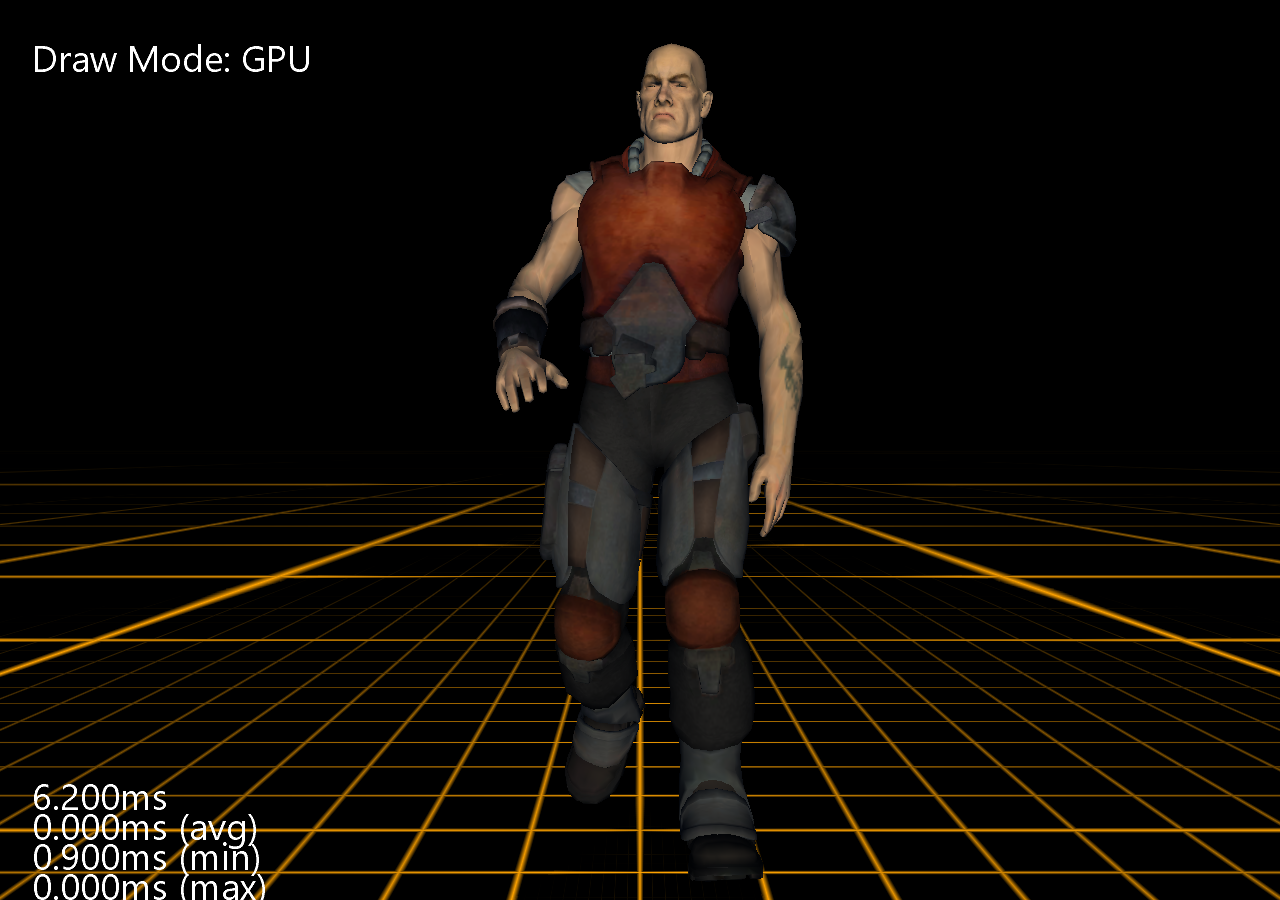
<file: docs/wasm/Animation/index.html>
﻿<!DOCTYPE html>
<html>

<head>
    <meta charset="utf-8" />
    <meta name="viewport" content="width=device-width, initial-scale=1.0, maximum-scale=1.0, user-scalable=no" />
    <title>Animation</title>
    <base href="./" />
    <link href="css/bootstrap/bootstrap.min.css" rel="stylesheet" />
    <link href="css/app.css" rel="stylesheet" />
    <link href="Animation.styles.css" rel="stylesheet" />
    <link rel="icon" type="image/x-icon" href="favicon.ico">
    
    <meta name="twitter:card" content="summary_large_image">
    <meta name="twitter:title" content="Animation Sample">
    <meta name="twitter:image" content="https://nkast.github.io/Aether.Extras/wasm/Animation/screenshot.png">
</head>

<body>

    <div id="app">
        <div id="loading" style="display: table-cell; margin: auto; width:100vw; height:100vh; vertical-align: middle; background: #ffcc10;">
            <div style="display: block; margin: auto; width: 9em; color: white;font-family: 'Segoe UI', sans-serif;">
                <div style="text-align: center; font-size: 0.85em;">Made with<br/><a href="https://github.com/kniEngine/kni"><img src="kni.png" border="0" alt="Kni"></a></div>
                <div style="text-align: center; font-size: 1.8em;">loading&nbsp;<marquee style="width:0.9em; vertical-align: bottom;">.&nbsp;.&nbsp;.&nbsp;&nbsp;&nbsp;</marquee></div>
            </div>
        </div>
    </div>

    <div id="blazor-error-ui">
        An unhandled error has occurred.
        <a href="" class="reload">Reload</a>
        <a class="dismiss">x</a>
    </div>

    <script src="_framework/blazor.webassembly.js" autostart="false"></script>
    <script type="module">
        import { BrotliDecode } from './js/decode.min.js';
        // Set this to enable Brotli (.br) decompression on static webServers
        // that don't support content compression and http://.
        var enableBrotliDecompression = true;
        Blazor.start({
            loadBootResource: function (type, name, defaultUri, integrity)
            {
                if (enableBrotliDecompression === true && type !== 'dotnetjs' && location.hostname !== 'localhost')
                {
                    return (async function()
                    {
                        const response = await fetch(defaultUri + '.br', { cache: 'no-cache' });
                        if (!response.ok)
                            throw new Error(response.statusText);
                        const originalResponseBuffer = await response.arrayBuffer();
                        const originalResponseArray = new Int8Array(originalResponseBuffer);
                        const contentType = (type === 'dotnetwasm')
                                          ? 'application/wasm'
                                          : 'application/octet-stream';
                        const decompressedResponseArray = BrotliDecode(originalResponseArray);
                        return new Response(decompressedResponseArray,
                                            { headers: { 'content-type': contentType }
                                   });
                    })();
                }
            }
        });
    </script>

    <script src="_content/nkast.Wasm.Dom/js/JSObject.8.0.2.js"></script>
    <script src="_content/nkast.Wasm.Dom/js/Window.8.0.2.js"></script>
    <script src="_content/nkast.Wasm.Dom/js/Document.8.0.2.js"></script>
    <script src="_content/nkast.Wasm.Dom/js/Navigator.8.0.2.js"></script>
    <script src="_content/nkast.Wasm.Dom/js/Gamepad.8.0.2.js"></script>
    <script src="_content/nkast.Wasm.Dom/js/Media.8.0.2.js"></script>
    <script src="_content/nkast.Wasm.XHR/js/XHR.8.0.2.js"></script>
    <script src="_content/nkast.Wasm.Canvas/js/Canvas.8.0.2.js"></script>
    <script src="_content/nkast.Wasm.Canvas/js/CanvasGLContext.8.0.2.js"></script>
    <script src="_content/nkast.Wasm.Audio/js/Audio.8.0.2.js"></script>

    <script>
        function tickJS()
        {
            window.theInstance.invokeMethod('TickDotNet');
            window.requestAnimationFrame(tickJS);
        }

        window.initRenderJS = (instance) =>
        {
            window.theInstance = instance;

            // set initial canvas size
            var canvas = document.getElementById('theCanvas');
            var holder = document.getElementById('canvasHolder');
            canvas.width = holder.clientWidth;
            canvas.height = holder.clientHeight;
            // disable context menu on right click
            canvas.addEventListener("contextmenu", e => e.preventDefault());
            
            // begin game loop
            window.requestAnimationFrame(tickJS);
        };

        window.onkeydown = function(event)
        {
            // Prevent Arrows Keys and Spacebar scrolling the outer page
            // when running inside an iframe. e.g: itch.io embedding.
            if ([32, 37, 38, 39, 40].indexOf(event.keyCode) > -1)
                event.preventDefault();
        };
        window.onmousewheel = function(event)
        {
            // Prevent Mousewheel scrolling the outer page
            // when running inside an iframe. e.g: itch.io embedding.
            event.preventDefault();
        };
    </script>
</body>

</html>
</file>
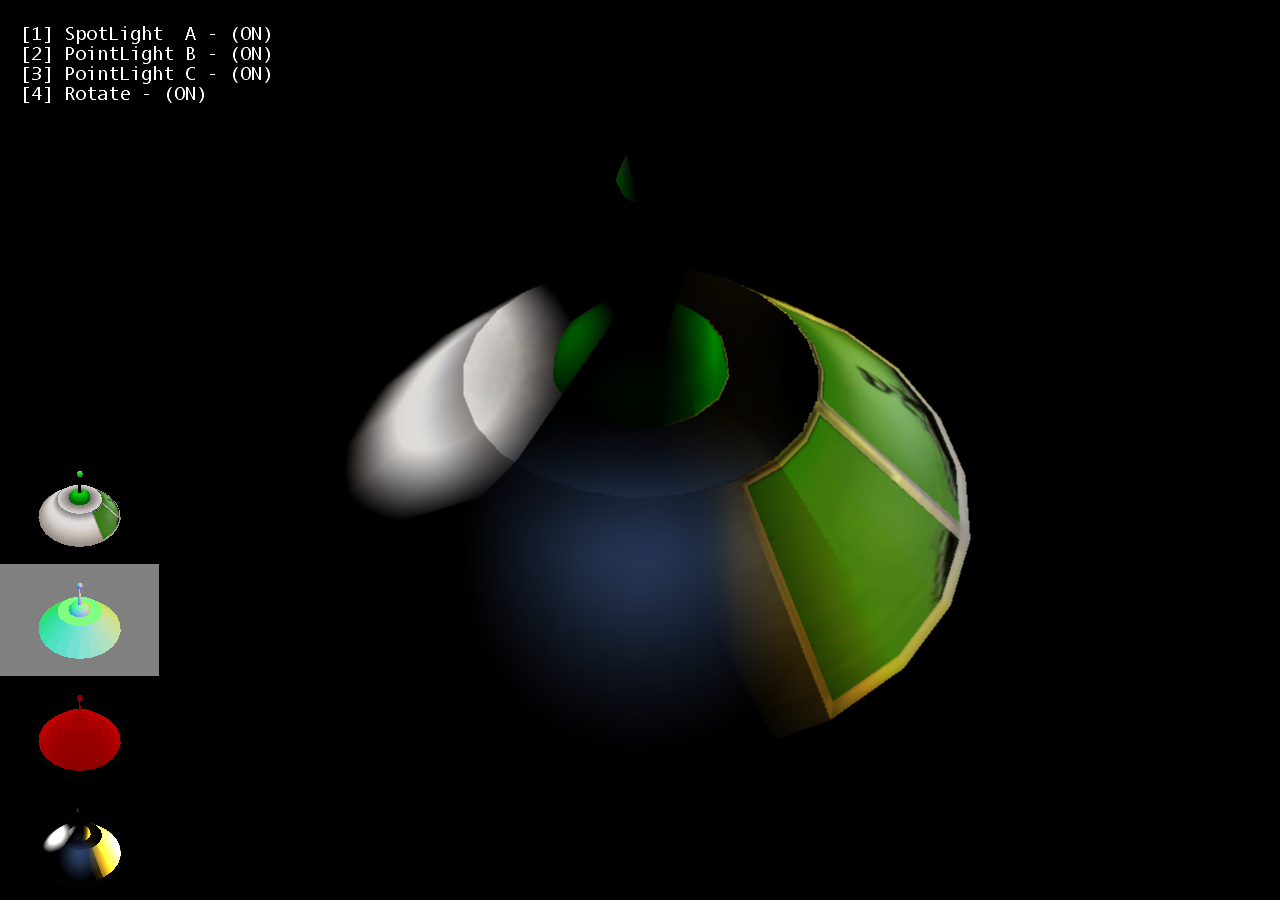
<file: docs/wasm/Deferred/index.html>
﻿<!DOCTYPE html>
<html>

<head>
    <meta charset="utf-8" />
    <meta name="viewport" content="width=device-width, initial-scale=1.0, maximum-scale=1.0, user-scalable=no" />
    <title>Deferred</title>
    <base href="./" />
    <link href="css/bootstrap/bootstrap.min.css" rel="stylesheet" />
    <link href="css/app.css" rel="stylesheet" />
    <link href="Deferred.styles.css" rel="stylesheet" />
    <link rel="icon" type="image/x-icon" href="favicon.ico">
    
    <meta name="twitter:card" content="summary_large_image">
    <meta name="twitter:title" content="Deferred Sample">
    <meta name="twitter:image" content="https://nkast.github.io/Aether.Extras/wasm/Deferred/screenshot.png">
</head>

<body>

    <div id="app">
        <div id="loading" style="display: table-cell; margin: auto; width:100vw; height:100vh; vertical-align: middle; background: #ffcc10;">
            <div style="display: block; margin: auto; width: 9em; color: white;font-family: 'Segoe UI', sans-serif;">
                <div style="text-align: center; font-size: 0.85em;">Made with<br/><a href="https://github.com/kniEngine/kni"><img src="kni.png" border="0" alt="Kni"></a></div>
                <div style="text-align: center; font-size: 1.8em;">loading&nbsp;<marquee style="width:0.9em; vertical-align: bottom;">.&nbsp;.&nbsp;.&nbsp;&nbsp;&nbsp;</marquee></div>
            </div>
        </div>
    </div>

    <div id="blazor-error-ui">
        An unhandled error has occurred.
        <a href="" class="reload">Reload</a>
        <a class="dismiss">x</a>
    </div>

    <script src="_framework/blazor.webassembly.js" autostart="false"></script>
    <script type="module">
        import { BrotliDecode } from './js/decode.min.js';
        // Set this to enable Brotli (.br) decompression on static webServers
        // that don't support content compression and http://.
        var enableBrotliDecompression = true;
        Blazor.start({
            loadBootResource: function (type, name, defaultUri, integrity)
            {
                if (enableBrotliDecompression === true && type !== 'dotnetjs' && location.hostname !== 'localhost')
                {
                    return (async function()
                    {
                        const response = await fetch(defaultUri + '.br', { cache: 'no-cache' });
                        if (!response.ok)
                            throw new Error(response.statusText);
                        const originalResponseBuffer = await response.arrayBuffer();
                        const originalResponseArray = new Int8Array(originalResponseBuffer);
                        const contentType = (type === 'dotnetwasm')
                                          ? 'application/wasm'
                                          : 'application/octet-stream';
                        const decompressedResponseArray = BrotliDecode(originalResponseArray);
                        return new Response(decompressedResponseArray,
                                            { headers: { 'content-type': contentType }
                                   });
                    })();
                }
            }
        });
    </script>

    <script src="_content/nkast.Wasm.Dom/js/JSObject.8.0.2.js"></script>
    <script src="_content/nkast.Wasm.Dom/js/Window.8.0.2.js"></script>
    <script src="_content/nkast.Wasm.Dom/js/Document.8.0.2.js"></script>
    <script src="_content/nkast.Wasm.Dom/js/Navigator.8.0.2.js"></script>
    <script src="_content/nkast.Wasm.Dom/js/Gamepad.8.0.2.js"></script>
    <script src="_content/nkast.Wasm.Dom/js/Media.8.0.2.js"></script>
    <script src="_content/nkast.Wasm.XHR/js/XHR.8.0.2.js"></script>
    <script src="_content/nkast.Wasm.Canvas/js/Canvas.8.0.2.js"></script>
    <script src="_content/nkast.Wasm.Canvas/js/CanvasGLContext.8.0.2.js"></script>
    <script src="_content/nkast.Wasm.Audio/js/Audio.8.0.2.js"></script>

    <script>
        function tickJS()
        {
            window.theInstance.invokeMethod('TickDotNet');
            window.requestAnimationFrame(tickJS);
        }

        window.initRenderJS = (instance) =>
        {
            window.theInstance = instance;

            // set initial canvas size
            var canvas = document.getElementById('theCanvas');
            var holder = document.getElementById('canvasHolder');
            canvas.width = holder.clientWidth;
            canvas.height = holder.clientHeight;
            // disable context menu on right click
            canvas.addEventListener("contextmenu", e => e.preventDefault());
            
            // begin game loop
            window.requestAnimationFrame(tickJS);
        };

        window.onkeydown = function(event)
        {
            // Prevent Arrows Keys and Spacebar scrolling the outer page
            // when running inside an iframe. e.g: itch.io embedding.
            if ([32, 37, 38, 39, 40].indexOf(event.keyCode) > -1)
                event.preventDefault();
        };
        window.onmousewheel = function(event)
        {
            // Prevent Mousewheel scrolling the outer page
            // when running inside an iframe. e.g: itch.io embedding.
            event.preventDefault();
        };
    </script>
</body>

</html>
</file>
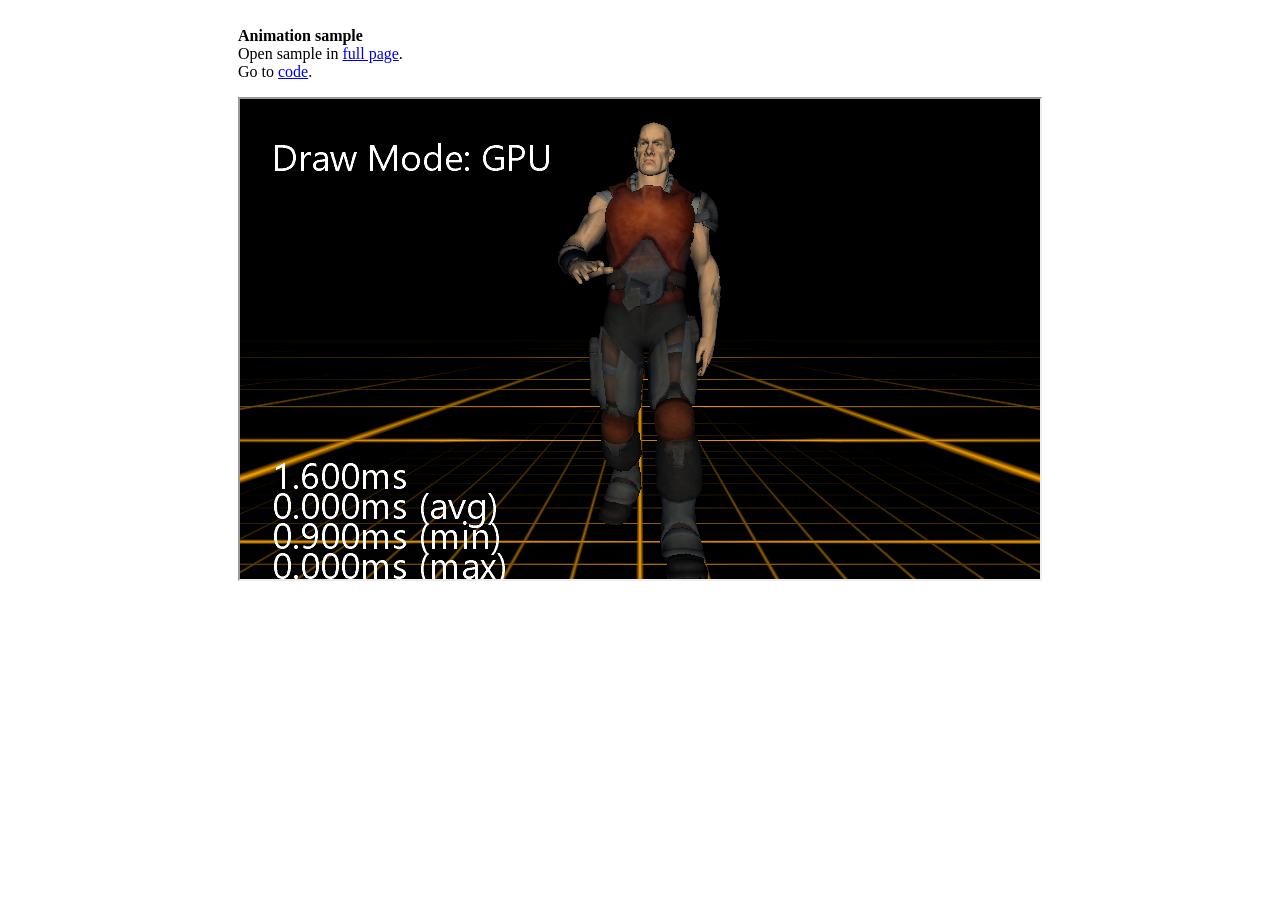
<file: docs/wasm/Animation.html>
﻿<!DOCTYPE html>
<html>

<head>
    <title>Animation Sample</title>
    <link rel="icon" type="image/x-icon" href="Animation/favicon.ico">
    
    <meta name="twitter:card" content="summary_large_image">
    <meta name="twitter:title" content="Animation Sample">
    <meta name="twitter:image" content="https://nkast.github.io/Aether.Extras/wasm/Animation/screenshot.png">
</head>

<body>
  <table align="center">
    <td width="800px">
      <p><b>Animation sample</b>
      <br>Open sample in <a href="Animation/index.html">full page</a>.
      <br>Go to <a href="https://github.com/nkast/Aether.Extras/tree/main/Samples/Animation#readme">code</a>.</p>
      </p>
      <p><iframe src="Animation/" width="800" height="480" /></p>
  </td>
</table>
</body>

</html>
</file>
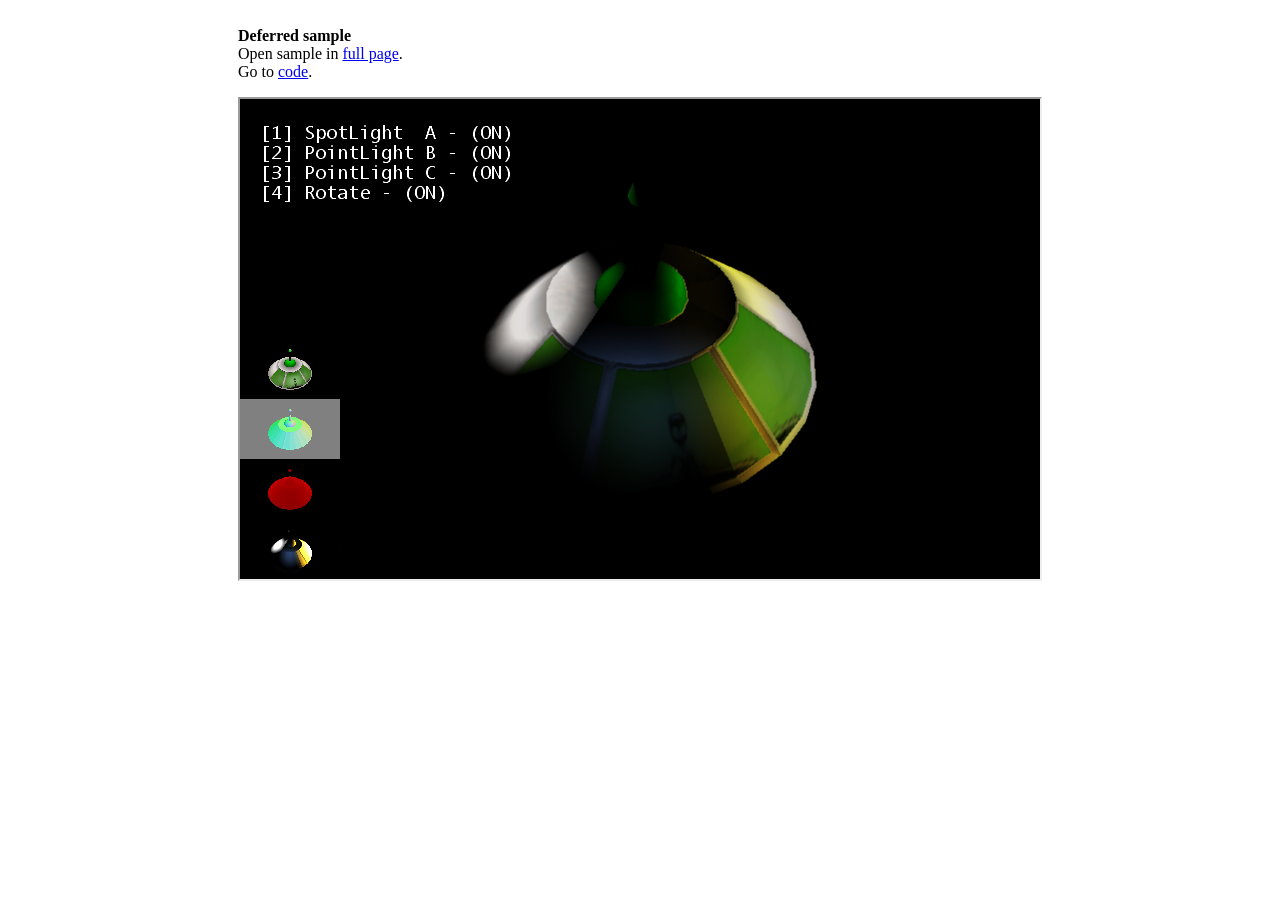
<file: docs/wasm/Deferred.html>
﻿<!DOCTYPE html>
<html>

<head>
    <title>Deferred Sample</title>
    <link rel="icon" type="image/x-icon" href="Deferred/favicon.ico">
    
    <meta name="twitter:card" content="summary_large_image">
    <meta name="twitter:title" content="Deferred Sample">
    <meta name="twitter:image" content="https://nkast.github.io/Aether.Extras/wasm/Deferred/screenshot.png">
</head>

<body>
  <table align="center">
    <td width="800px">
      <p><b>Deferred sample</b>
      <br>Open sample in <a href="Deferred/index.html">full page</a>.
      <br>Go to <a href="https://github.com/nkast/Aether.Extras/tree/main/Samples/Deferred#readme">code</a>.</p>
      </p>
      <p><iframe src="Deferred/" width="800" height="480" /></p>
  </td>
</table>
</body>

</html>
</file>
<file: docs/wasm/Animation/css/app.css>
﻿
html, body
{
    font-family: 'Helvetica Neue', Helvetica, Arial, sans-serif;
}

h1:focus
{
    outline: none;
}

a, .btn-link
{
    color: #0077cc;
}

.btn-primary
{
    color: #fff;
    background-color: #1b6ec2;
    border-color: #1861ac;
}

.content
{
    padding-top: 1.1rem;
}

.valid.modified:not([type=checkbox])
{
    outline: 1px solid #26b050;
}

.invalid
{
    outline: 1px solid red;
}

.validation-message
{
    color: red;
}

#blazor-error-ui
{
    background: lightyellow;
    bottom: 0;
    box-shadow: 0 -1px 2px rgba(0, 0, 0, 0.2);
    display: none;
    left: 0;
    padding: 0.6rem 1.25rem 0.7rem 1.25rem;
    position: fixed;
    width: 100%;
    z-index: 1000;
}

    #blazor-error-ui .dismiss
    {
        cursor: pointer;
        position: absolute;
        right: 0.75rem;
        top: 0.5rem;
    }

.blazor-error-boundary
{
    background: url([data-uri]) no-repeat 1rem/1.8rem, #b32121;
    padding: 1rem 1rem 1rem 3.7rem;
    color: white;
}

    .blazor-error-boundary::after
    {
        content: "An error has occurred."
    }

#theCanvas 
{
    position: fixed;
    top: 0px;
    right: 0px;
    bottom: 0px;
    left: 0px;
}


#canvas 
{
    position: fixed;
    top: 0px;
    right: 0px;
    bottom: 0px;
    left: 0px;
}
</file>
<file: docs/wasm/Animation/Animation.styles.css>
/* /MainLayout.razor.rz.scp.css */
.page[b-ahves4aem2]
{
    position: relative;
    display: flex;
    flex-direction: column;
}

main[b-ahves4aem2]
{
    flex: 1;
}

.sidebar[b-ahves4aem2]
{
    background-image: linear-gradient(180deg, rgb(5, 39, 103) 0%, #3a0647 70%);
}

.top-row[b-ahves4aem2]
{
    background-color: #f7f7f7;
    border-bottom: 1px solid #d6d5d5;
    justify-content: flex-end;
    height: 3.5rem;
    display: flex;
    align-items: center;
}

    .top-row[b-ahves4aem2]  a, .top-row[b-ahves4aem2]  .btn-link
    {
        white-space: nowrap;
        margin-left: 1.5rem;
        text-decoration: none;
    }

    .top-row[b-ahves4aem2]  a:hover, .top-row[b-ahves4aem2]  .btn-link:hover
    {
        text-decoration: underline;
    }

    .top-row[b-ahves4aem2]  a:first-child
    {
        overflow: hidden;
        text-overflow: ellipsis;
    }

@media (max-width: 640.98px)
{
    .top-row:not(.auth)[b-ahves4aem2]
    {
        display: none;
    }

    .top-row.auth[b-ahves4aem2]
    {
        justify-content: space-between;
    }

    .top-row[b-ahves4aem2]  a, .top-row[b-ahves4aem2]  .btn-link
    {
        margin-left: 0;
    }
}

@media (min-width: 641px)
{
    .page[b-ahves4aem2]
    {
        flex-direction: row;
    }

    .sidebar[b-ahves4aem2]
    {
        width: 250px;
        height: 100vh;
        position: sticky;
        top: 0;
    }

    .top-row[b-ahves4aem2]
    {
        position: sticky;
        top: 0;
        z-index: 1;
    }

    .top-row.auth[b-ahves4aem2]  a:first-child
    {
        flex: 1;
        text-align: right;
        width: 0;
    }

    .top-row[b-ahves4aem2], article[b-ahves4aem2]
    {
        padding-left: 2rem !important;
        padding-right: 1.5rem !important;
    }
}
</file>
<file: docs/wasm/Deferred/css/app.css>
﻿
html, body
{
    font-family: 'Helvetica Neue', Helvetica, Arial, sans-serif;
}

h1:focus
{
    outline: none;
}

a, .btn-link
{
    color: #0077cc;
}

.btn-primary
{
    color: #fff;
    background-color: #1b6ec2;
    border-color: #1861ac;
}

.content
{
    padding-top: 1.1rem;
}

.valid.modified:not([type=checkbox])
{
    outline: 1px solid #26b050;
}

.invalid
{
    outline: 1px solid red;
}

.validation-message
{
    color: red;
}

#blazor-error-ui
{
    background: lightyellow;
    bottom: 0;
    box-shadow: 0 -1px 2px rgba(0, 0, 0, 0.2);
    display: none;
    left: 0;
    padding: 0.6rem 1.25rem 0.7rem 1.25rem;
    position: fixed;
    width: 100%;
    z-index: 1000;
}

    #blazor-error-ui .dismiss
    {
        cursor: pointer;
        position: absolute;
        right: 0.75rem;
        top: 0.5rem;
    }

.blazor-error-boundary
{
    background: url([data-uri]) no-repeat 1rem/1.8rem, #b32121;
    padding: 1rem 1rem 1rem 3.7rem;
    color: white;
}

    .blazor-error-boundary::after
    {
        content: "An error has occurred."
    }

#theCanvas 
{
    position: fixed;
    top: 0px;
    right: 0px;
    bottom: 0px;
    left: 0px;
}


#canvas 
{
    position: fixed;
    top: 0px;
    right: 0px;
    bottom: 0px;
    left: 0px;
}
</file>
<file: docs/wasm/Deferred/Deferred.styles.css>
/* /MainLayout.razor.rz.scp.css */
.page[b-5cv2jeaag0]
{
    position: relative;
    display: flex;
    flex-direction: column;
}

main[b-5cv2jeaag0]
{
    flex: 1;
}

.sidebar[b-5cv2jeaag0]
{
    background-image: linear-gradient(180deg, rgb(5, 39, 103) 0%, #3a0647 70%);
}

.top-row[b-5cv2jeaag0]
{
    background-color: #f7f7f7;
    border-bottom: 1px solid #d6d5d5;
    justify-content: flex-end;
    height: 3.5rem;
    display: flex;
    align-items: center;
}

    .top-row[b-5cv2jeaag0]  a, .top-row[b-5cv2jeaag0]  .btn-link
    {
        white-space: nowrap;
        margin-left: 1.5rem;
        text-decoration: none;
    }

    .top-row[b-5cv2jeaag0]  a:hover, .top-row[b-5cv2jeaag0]  .btn-link:hover
    {
        text-decoration: underline;
    }

    .top-row[b-5cv2jeaag0]  a:first-child
    {
        overflow: hidden;
        text-overflow: ellipsis;
    }

@media (max-width: 640.98px)
{
    .top-row:not(.auth)[b-5cv2jeaag0]
    {
        display: none;
    }

    .top-row.auth[b-5cv2jeaag0]
    {
        justify-content: space-between;
    }

    .top-row[b-5cv2jeaag0]  a, .top-row[b-5cv2jeaag0]  .btn-link
    {
        margin-left: 0;
    }
}

@media (min-width: 641px)
{
    .page[b-5cv2jeaag0]
    {
        flex-direction: row;
    }

    .sidebar[b-5cv2jeaag0]
    {
        width: 250px;
        height: 100vh;
        position: sticky;
        top: 0;
    }

    .top-row[b-5cv2jeaag0]
    {
        position: sticky;
        top: 0;
        z-index: 1;
    }

    .top-row.auth[b-5cv2jeaag0]  a:first-child
    {
        flex: 1;
        text-align: right;
        width: 0;
    }

    .top-row[b-5cv2jeaag0], article[b-5cv2jeaag0]
    {
        padding-left: 2rem !important;
        padding-right: 1.5rem !important;
    }
}
</file>
